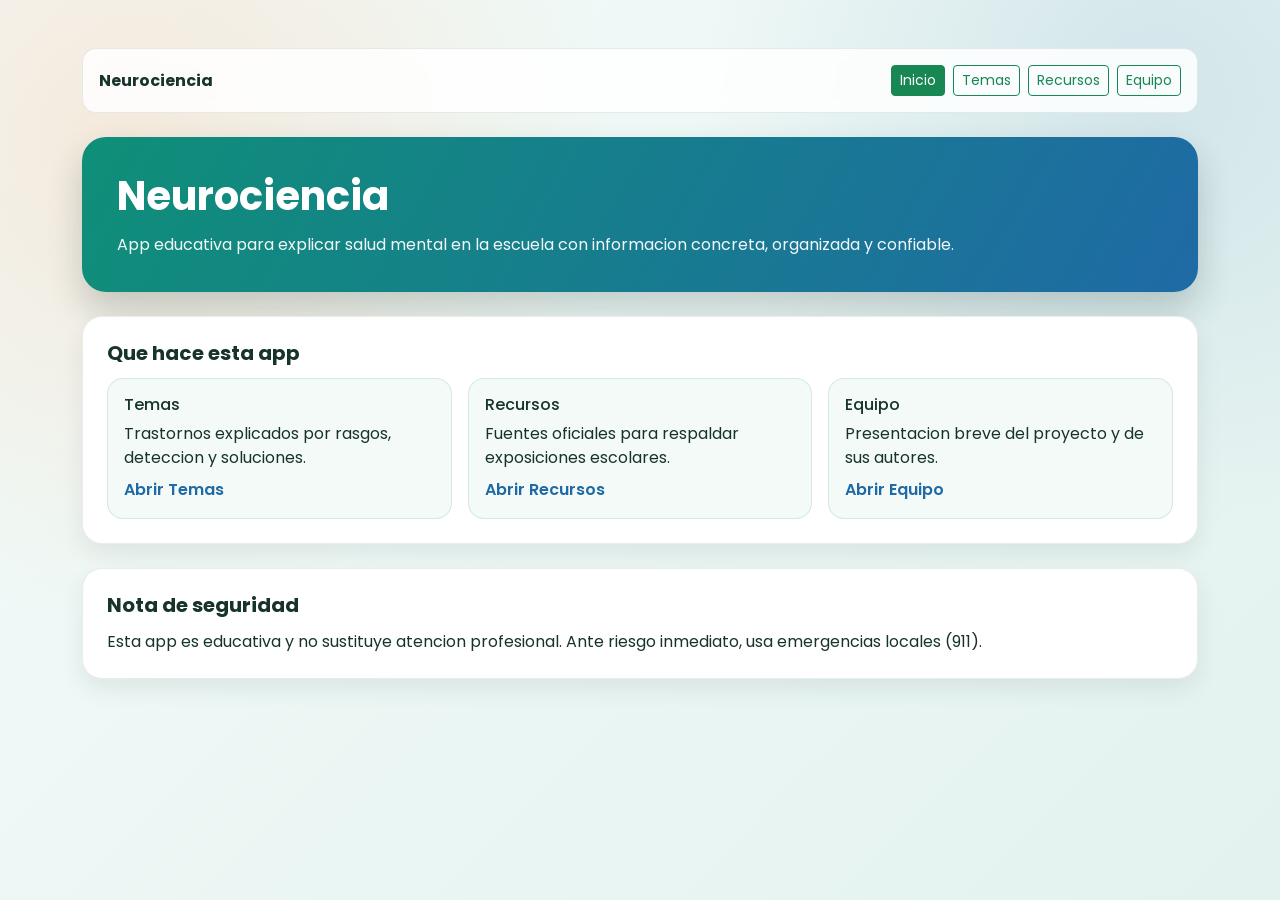
<file: index.html>
<!DOCTYPE html>
<html lang="es">

<head>
  <meta charset="UTF-8">
  <meta name="viewport" content="width=device-width, initial-scale=1.0">
  <meta name="description" content="App web escolar sobre salud mental, organizada por paginas y con funciones claras.">
  <title>Neurociencia | Inicio</title>
  <link rel="preconnect" href="https://fonts.googleapis.com">
  <link rel="preconnect" href="https://fonts.gstatic.com" crossorigin>
  <link href="https://fonts.googleapis.com/css2?family=Poppins:wght@400;500;600;700&display=swap" rel="stylesheet">
  <link href="https://cdn.jsdelivr.net/npm/bootstrap@5.3.2/dist/css/bootstrap.min.css" rel="stylesheet"
    integrity="sha384-T3c6CoIi6uLrA9TneNEoa7RxnatzjcDSCmG1MXxSR1GAsXEV/Dwwykc2MPK8M2HN" crossorigin="anonymous">
  <link rel="stylesheet" href="styles.css">
</head>

<body>
  <main class="container py-4 py-md-5">
    <nav class="navbar-wrap d-flex flex-wrap justify-content-between align-items-center p-3 mb-4">
      <strong>Neurociencia</strong>
      <div class="d-flex gap-2">
        <a href="index.html" class="btn btn-sm btn-success">Inicio</a>
        <a href="temas.html" class="btn btn-sm btn-outline-success">Temas</a>
        <a href="recursos.html" class="btn btn-sm btn-outline-success">Recursos</a>
        <a href="aboutUs/aboutUs.html" class="btn btn-sm btn-outline-success">Equipo</a>
      </div>
    </nav>

    <section class="hero mb-4 fade-in delay-1">
      <h1>Neurociencia</h1>
      <p>
        App educativa para explicar salud mental en la escuela con informacion concreta, organizada y confiable.
      </p>
    </section>

    <section class="section-card p-4 mb-4 fade-in delay-2">
      <h2 class="section-title">Que hace esta app</h2>
      <div class="row g-3">
        <div class="col-md-4">
          <article class="kpi h-100">
            <h3 class="h6">Temas</h3>
            <p class="mb-2">Trastornos explicados por rasgos, deteccion y soluciones.</p>
            <a href="temas.html" class="official-link">Abrir Temas</a>
          </article>
        </div>
        <div class="col-md-4">
          <article class="kpi h-100">
            <h3 class="h6">Recursos</h3>
            <p class="mb-2">Fuentes oficiales para respaldar exposiciones escolares.</p>
            <a href="recursos.html" class="official-link">Abrir Recursos</a>
          </article>
        </div>
        <div class="col-md-4">
          <article class="kpi h-100">
            <h3 class="h6">Equipo</h3>
            <p class="mb-2">Presentacion breve del proyecto y de sus autores.</p>
            <a href="aboutUs/aboutUs.html" class="official-link">Abrir Equipo</a>
          </article>
        </div>
      </div>
    </section>

    <section class="section-card p-4 fade-in delay-3">
      <h2 class="section-title">Nota de seguridad</h2>
      <p class="mb-0">
        Esta app es educativa y no sustituye atencion profesional. Ante riesgo inmediato, usa emergencias locales (911).
      </p>
    </section>
  </main>
</body>

</html>
</file>
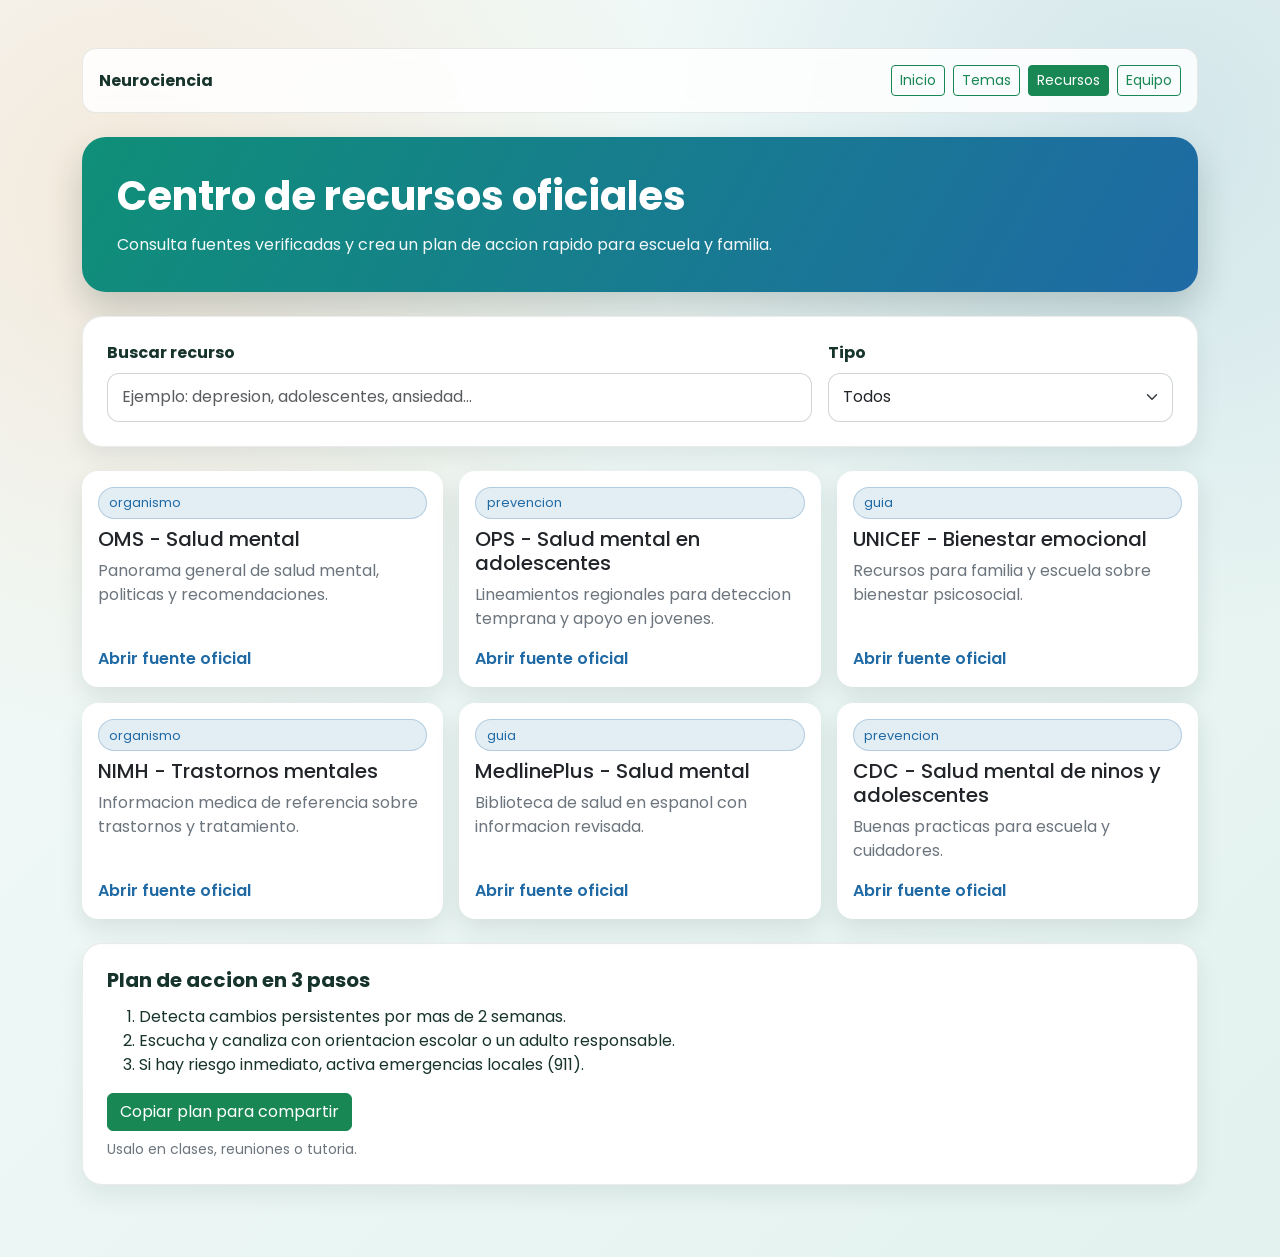
<file: recursos.html>
<!DOCTYPE html>
<html lang="es">

<head>
  <meta charset="UTF-8">
  <meta name="viewport" content="width=device-width, initial-scale=1.0">
  <meta name="description" content="Recursos oficiales de salud mental y plan rapido de apoyo escolar.">
  <title>Neurociencia | Recursos Oficiales</title>
  <link rel="preconnect" href="https://fonts.googleapis.com">
  <link rel="preconnect" href="https://fonts.gstatic.com" crossorigin>
  <link href="https://fonts.googleapis.com/css2?family=Poppins:wght@400;500;600;700&display=swap" rel="stylesheet">
  <link href="https://cdn.jsdelivr.net/npm/bootstrap@5.3.2/dist/css/bootstrap.min.css" rel="stylesheet"
    integrity="sha384-T3c6CoIi6uLrA9TneNEoa7RxnatzjcDSCmG1MXxSR1GAsXEV/Dwwykc2MPK8M2HN" crossorigin="anonymous">
  <link rel="stylesheet" href="styles.css">
</head>

<body>
  <main class="container py-4 py-md-5">
    <nav class="navbar-wrap d-flex flex-wrap justify-content-between align-items-center p-3 mb-4">
      <strong>Neurociencia</strong>
      <div class="d-flex gap-2">
        <a href="index.html" class="btn btn-sm btn-outline-success">Inicio</a>
        <a href="temas.html" class="btn btn-sm btn-outline-success">Temas</a>
        <a href="recursos.html" class="btn btn-sm btn-success">Recursos</a>
        <a href="aboutUs/aboutUs.html" class="btn btn-sm btn-outline-success">Equipo</a>
      </div>
    </nav>

    <section class="hero mb-4">
      <h1>Centro de recursos oficiales</h1>
      <p>Consulta fuentes verificadas y crea un plan de accion rapido para escuela y familia.</p>
    </section>

    <section class="section-card p-4 mb-4">
      <div class="row g-3 align-items-end">
        <div class="col-md-8">
          <label class="form-label" for="resourceSearch"><strong>Buscar recurso</strong></label>
          <input id="resourceSearch" class="form-control input-clean" type="search"
            placeholder="Ejemplo: depresion, adolescentes, ansiedad...">
        </div>
        <div class="col-md-4">
          <label class="form-label" for="resourceFilter"><strong>Tipo</strong></label>
          <select id="resourceFilter" class="form-select select-clean">
            <option value="todos">Todos</option>
            <option value="organismo">Organismo internacional</option>
            <option value="guia">Guia educativa</option>
            <option value="prevencion">Prevencion y apoyo</option>
          </select>
        </div>
      </div>
    </section>

    <section>
      <div id="resourceContainer" class="row g-3"></div>
    </section>

    <section class="section-card p-4 my-4">
      <h2 class="section-title">Plan de accion en 3 pasos</h2>
      <ol class="mb-3">
        <li>Detecta cambios persistentes por mas de 2 semanas.</li>
        <li>Escucha y canaliza con orientacion escolar o un adulto responsable.</li>
        <li>Si hay riesgo inmediato, activa emergencias locales (911).</li>
      </ol>
      <button id="copyPlanBtn" class="btn btn-success">Copiar plan para compartir</button>
      <p id="copyStatus" class="small text-secondary mt-2 mb-0">Usalo en clases, reuniones o tutoria.</p>
    </section>
  </main>

  <script src="recursos.js"></script>
</body>

</html>
</file>
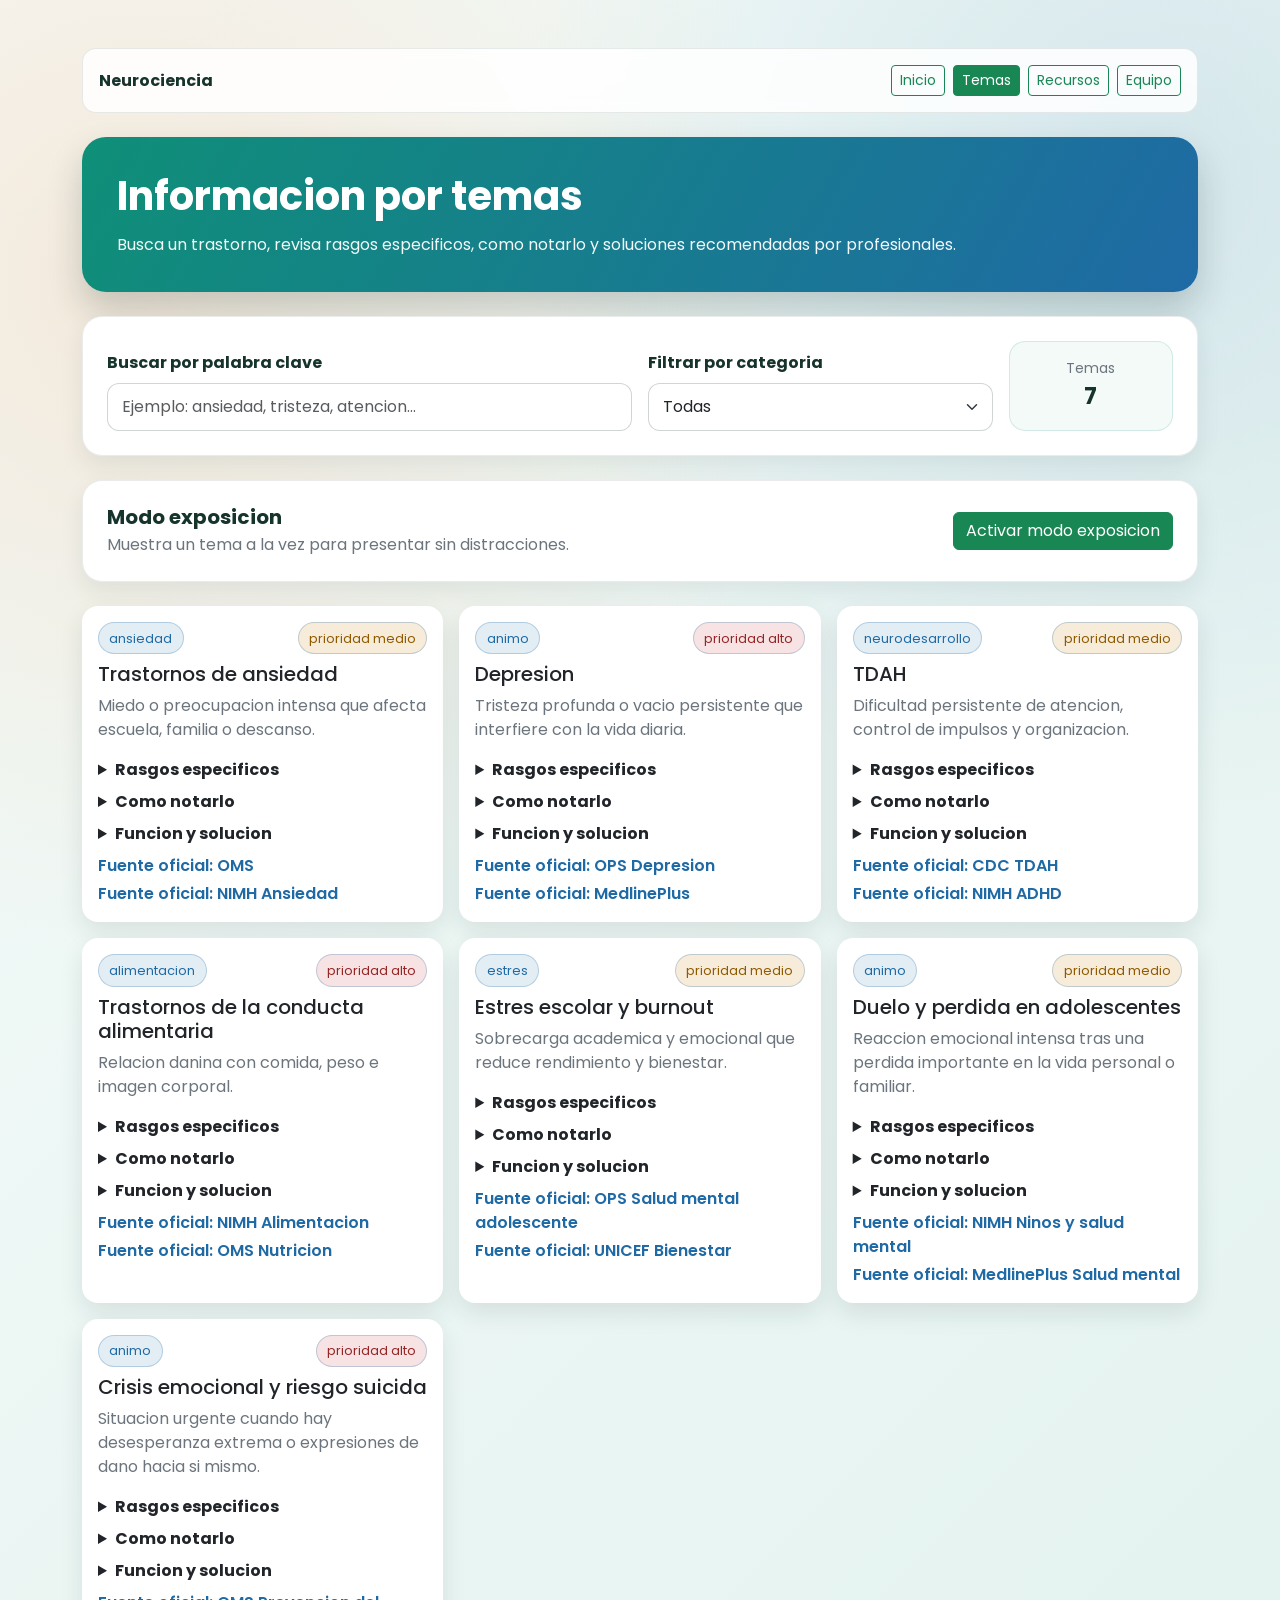
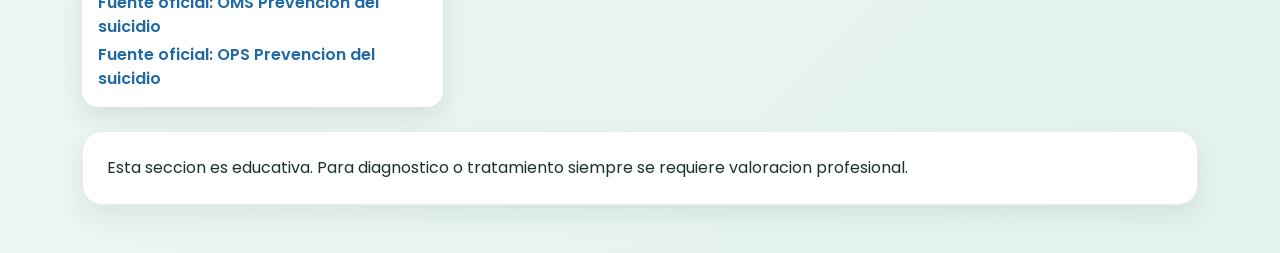
<file: temas.html>
<!DOCTYPE html>
<html lang="es">

<head>
  <meta charset="UTF-8">
  <meta name="viewport" content="width=device-width, initial-scale=1.0">
  <meta name="description" content="Informacion por temas de salud mental para exposicion escolar.">
  <title>Neurociencia | Temas</title>
  <link rel="preconnect" href="https://fonts.googleapis.com">
  <link rel="preconnect" href="https://fonts.gstatic.com" crossorigin>
  <link href="https://fonts.googleapis.com/css2?family=Poppins:wght@400;500;600;700&display=swap" rel="stylesheet">
  <link href="https://cdn.jsdelivr.net/npm/bootstrap@5.3.2/dist/css/bootstrap.min.css" rel="stylesheet"
    integrity="sha384-T3c6CoIi6uLrA9TneNEoa7RxnatzjcDSCmG1MXxSR1GAsXEV/Dwwykc2MPK8M2HN" crossorigin="anonymous">
  <link rel="stylesheet" href="styles.css">
</head>

<body>
  <main class="container py-4 py-md-5">
    <nav class="navbar-wrap d-flex flex-wrap justify-content-between align-items-center p-3 mb-4">
      <strong>Neurociencia</strong>
      <div class="d-flex gap-2">
        <a href="index.html" class="btn btn-sm btn-outline-success">Inicio</a>
        <a href="temas.html" class="btn btn-sm btn-success">Temas</a>
        <a href="recursos.html" class="btn btn-sm btn-outline-success">Recursos</a>
        <a href="aboutUs/aboutUs.html" class="btn btn-sm btn-outline-success">Equipo</a>
      </div>
    </nav>

    <section class="hero mb-4">
      <h1>Informacion por temas</h1>
      <p>Busca un trastorno, revisa rasgos especificos, como notarlo y soluciones recomendadas por profesionales.</p>
    </section>

    <section class="section-card p-4 mb-4">
      <div class="row g-3 align-items-end">
        <div class="col-md-6">
          <label for="searchInput" class="form-label"><strong>Buscar por palabra clave</strong></label>
          <input id="searchInput" class="form-control input-clean" type="search"
            placeholder="Ejemplo: ansiedad, tristeza, atencion...">
        </div>
        <div class="col-md-4">
          <label for="filterSelect" class="form-label"><strong>Filtrar por categoria</strong></label>
          <select id="filterSelect" class="form-select select-clean">
            <option value="todos">Todas</option>
            <option value="ansiedad">Ansiedad</option>
            <option value="animo">Estado de animo</option>
            <option value="neurodesarrollo">Neurodesarrollo</option>
            <option value="alimentacion">Alimentacion</option>
            <option value="estres">Estres</option>
          </select>
        </div>
        <div class="col-md-2">
          <div class="kpi text-center">
            <div class="text-secondary small">Temas</div>
            <div id="resultCount" class="value">0</div>
          </div>
        </div>
      </div>
    </section>

    <section class="section-card p-4 mb-4">
      <div class="d-flex flex-wrap justify-content-between align-items-center gap-2">
        <div>
          <h2 class="section-title mb-1">Modo exposicion</h2>
          <p class="mb-0 text-secondary">Muestra un tema a la vez para presentar sin distracciones.</p>
        </div>
        <button id="togglePresentationBtn" class="btn btn-success">Activar modo exposicion</button>
      </div>
    </section>

    <section id="presentationPanel" class="section-card p-4 mb-4 d-none">
      <div class="d-flex justify-content-between align-items-center mb-3">
        <strong id="presentationCounter">Tema 1 de 1</strong>
        <small class="text-secondary">Atajos: flecha izquierda y derecha</small>
      </div>
      <article id="presentationCard" class="presentation-card"></article>
      <div class="d-flex gap-2 mt-3">
        <button id="prevPresentationBtn" class="btn btn-outline-success">Anterior</button>
        <button id="nextPresentationBtn" class="btn btn-success">Siguiente</button>
      </div>
    </section>

    <section>
      <div id="topicContainer" class="row g-3"></div>
    </section>

    <section class="section-card p-4 mt-4">
      <p class="mb-0">
        Esta seccion es educativa. Para diagnostico o tratamiento siempre se requiere valoracion profesional.
      </p>
    </section>
  </main>

  <script src="app.js"></script>
</body>

</html>
</file>
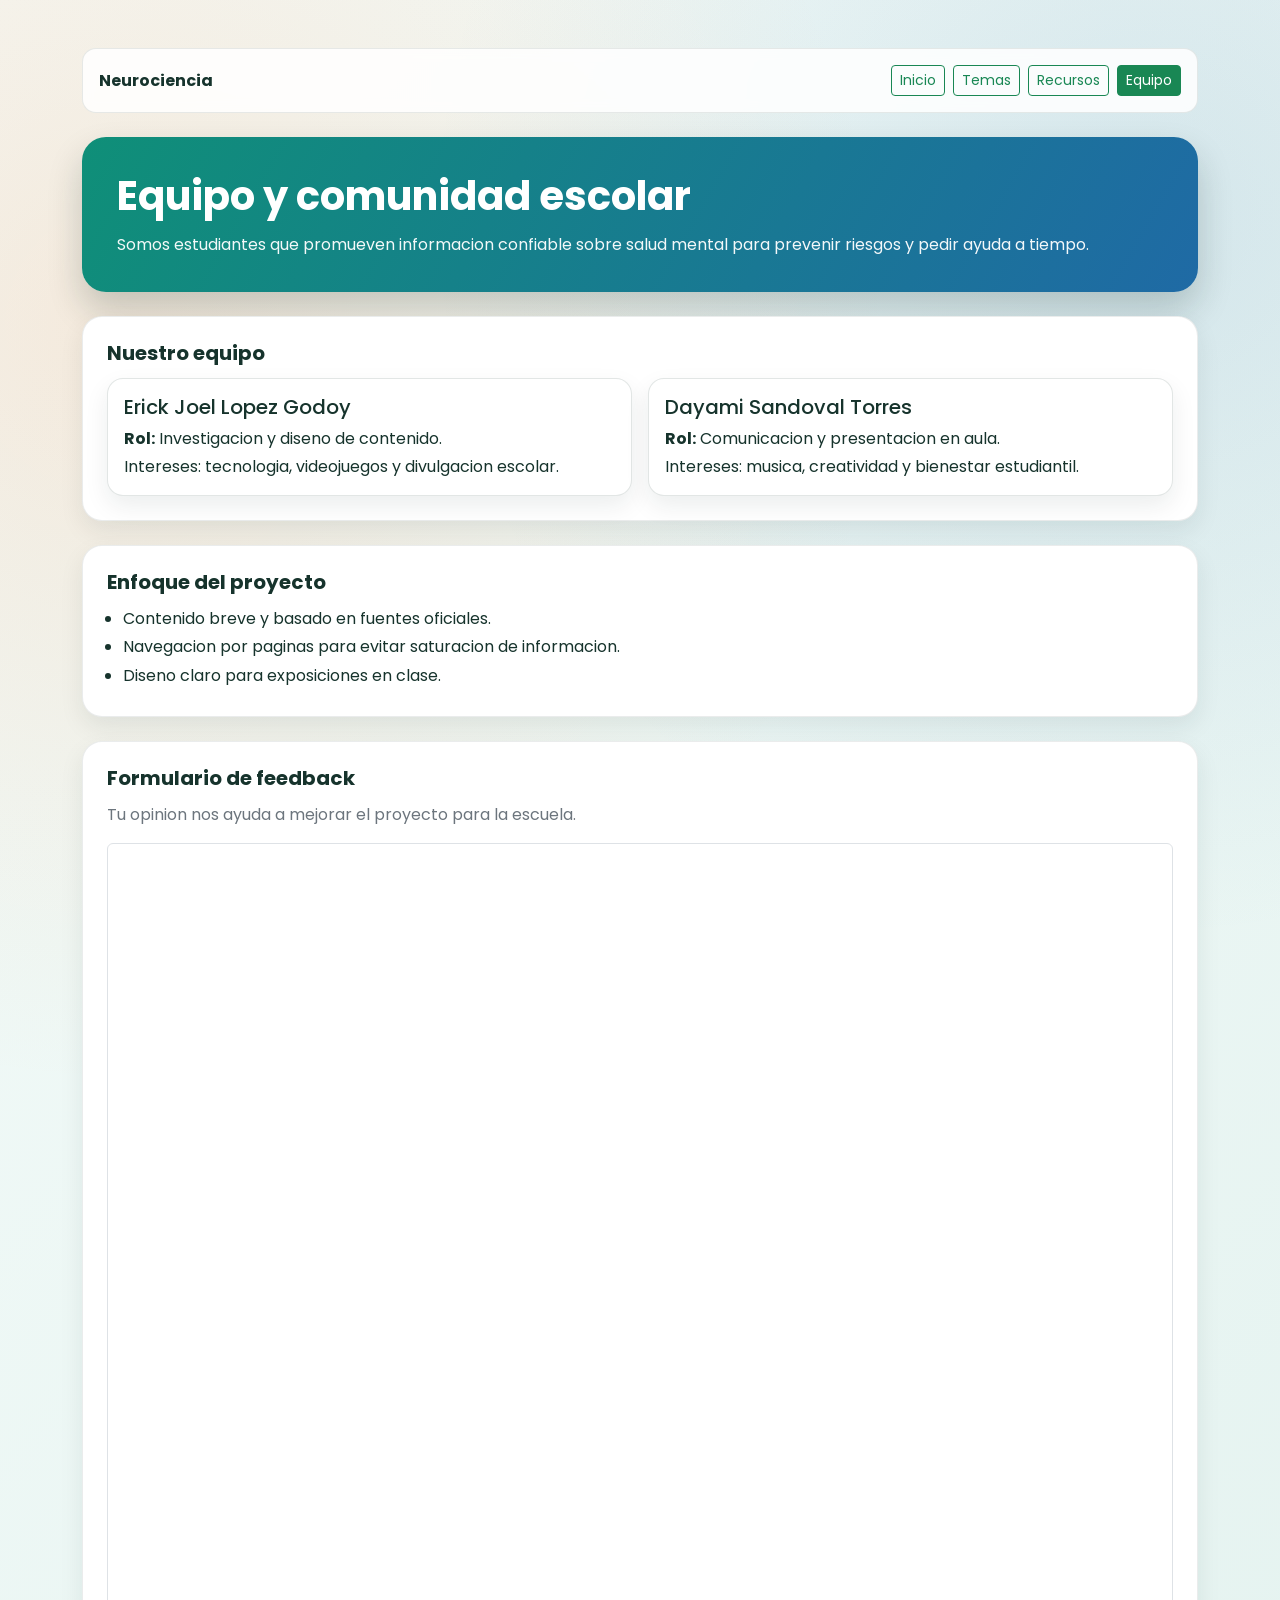
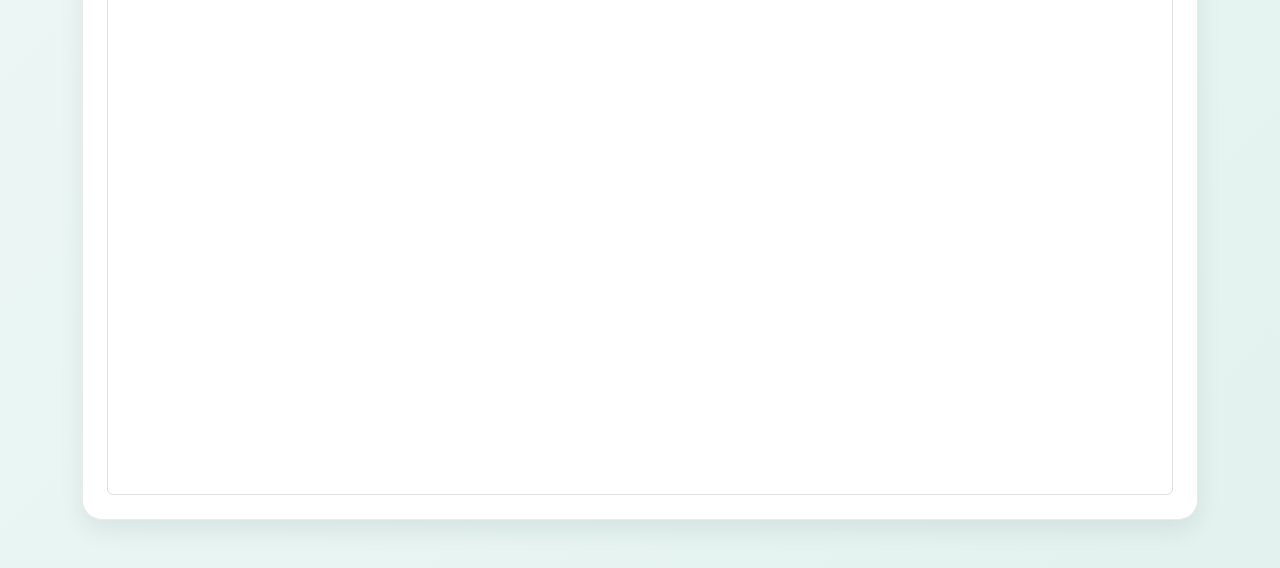
<file: aboutUs/aboutUs.html>
<!DOCTYPE html>
<html lang="es">

<head>
  <meta charset="UTF-8">
  <meta name="viewport" content="width=device-width, initial-scale=1.0">
  <meta name="description" content="Conoce el equipo de Neurociencia y deja propuestas para la escuela.">
  <title>Neurociencia | Equipo y Comunidad</title>
  <link rel="preconnect" href="https://fonts.googleapis.com">
  <link rel="preconnect" href="https://fonts.gstatic.com" crossorigin>
  <link href="https://fonts.googleapis.com/css2?family=Poppins:wght@400;500;600;700&display=swap" rel="stylesheet">
  <link href="https://cdn.jsdelivr.net/npm/bootstrap@5.3.2/dist/css/bootstrap.min.css" rel="stylesheet"
    integrity="sha384-T3c6CoIi6uLrA9TneNEoa7RxnatzjcDSCmG1MXxSR1GAsXEV/Dwwykc2MPK8M2HN" crossorigin="anonymous">
  <link rel="stylesheet" href="../styles.css">
  <link rel="stylesheet" href="aboutUs.css">
</head>

<body>
  <main class="container py-4 py-md-5">
    <nav class="navbar-wrap d-flex flex-wrap justify-content-between align-items-center p-3 mb-4">
      <strong>Neurociencia</strong>
      <div class="d-flex gap-2">
        <a href="../index.html" class="btn btn-sm btn-outline-success">Inicio</a>
        <a href="../temas.html" class="btn btn-sm btn-outline-success">Temas</a>
        <a href="../recursos.html" class="btn btn-sm btn-outline-success">Recursos</a>
        <a href="aboutUs.html" class="btn btn-sm btn-success">Equipo</a>
      </div>
    </nav>

    <section class="hero mb-4">
      <h1>Equipo y comunidad escolar</h1>
      <p>Somos estudiantes que promueven informacion confiable sobre salud mental para prevenir riesgos y pedir ayuda a tiempo.</p>
    </section>

    <section class="section-card p-4 mb-4">
      <h2 class="section-title">Nuestro equipo</h2>
      <div class="row g-3">
        <div class="col-md-6">
          <article class="team-card h-100">
            <h3 class="h5 mb-2">Erick Joel Lopez Godoy</h3>
            <p class="mb-1"><strong>Rol:</strong> Investigacion y diseno de contenido.</p>
            <p class="mb-0">Intereses: tecnologia, videojuegos y divulgacion escolar.</p>
          </article>
        </div>
        <div class="col-md-6">
          <article class="team-card h-100">
            <h3 class="h5 mb-2">Dayami Sandoval Torres</h3>
            <p class="mb-1"><strong>Rol:</strong> Comunicacion y presentacion en aula.</p>
            <p class="mb-0">Intereses: musica, creatividad y bienestar estudiantil.</p>
          </article>
        </div>
      </div>
    </section>

    <section class="section-card p-4">
      <h2 class="section-title">Enfoque del proyecto</h2>
      <ul class="list-clean mb-0">
        <li>Contenido breve y basado en fuentes oficiales.</li>
        <li>Navegacion por paginas para evitar saturacion de informacion.</li>
        <li>Diseno claro para exposiciones en clase.</li>
      </ul>
    </section>

    <section class="section-card p-4 mt-4">
      <h2 class="section-title">Formulario de feedback</h2>
      <p class="text-secondary">Tu opinion nos ayuda a mejorar el proyecto para la escuela.</p>
      <div class="feedback-frame-wrap rounded border overflow-hidden">
        <iframe class="feedback-frame"
          src="https://docs.google.com/forms/d/e/1FAIpQLSeU-ekcRgIt1SPQyLj2D6VQK3z0KwLWAL5dIhAb13g84u85og/viewform?embedded=true"
          title="Formulario de feedback" frameborder="0" marginheight="0" marginwidth="0">Cargando...</iframe>
      </div>
    </section>
  </main>
</body>

</html>
</file>
<file: styles.css>
:root {
  --bg-1: #f4fbf9;
  --bg-2: #e3f2ef;
  --surface: #ffffff;
  --ink: #16332c;
  --muted: #4c6b63;
  --brand: #0e8f78;
  --brand-2: #1f6aa5;
  --accent: #ff8a3d;
  --ok: #2e9e59;
  --warn: #c57b00;
  --danger: #c43939;
  --ring: 0 0 0 3px rgba(14, 143, 120, 0.2);
}

* {
  box-sizing: border-box;
}

body {
  margin: 0;
  font-family: "Poppins", "Segoe UI", Tahoma, Geneva, Verdana, sans-serif;
  color: var(--ink);
  background:
    radial-gradient(circle at 10% 15%, rgba(255, 138, 61, 0.15), transparent 35%),
    radial-gradient(circle at 90% 10%, rgba(31, 106, 165, 0.12), transparent 32%),
    linear-gradient(135deg, var(--bg-1), var(--bg-2));
  min-height: 100vh;
}

.hero {
  border-radius: 24px;
  background: linear-gradient(120deg, #0f8f78, #1f6aa5);
  color: #ffffff;
  padding: 2.2rem;
  box-shadow: 0 18px 35px rgba(17, 42, 36, 0.2);
}

.hero h1 {
  font-weight: 700;
  margin-bottom: 0.8rem;
}

.hero p {
  margin: 0;
  color: rgba(255, 255, 255, 0.95);
}

.navbar-wrap {
  backdrop-filter: blur(6px);
  border-radius: 14px;
  border: 1px solid rgba(22, 51, 44, 0.1);
  background: rgba(255, 255, 255, 0.85);
}

.section-card {
  background: var(--surface);
  border: 1px solid rgba(22, 51, 44, 0.09);
  border-radius: 20px;
  box-shadow: 0 10px 24px rgba(17, 42, 36, 0.08);
}

.section-title {
  font-size: 1.25rem;
  font-weight: 700;
  margin-bottom: 0.8rem;
}

.input-clean,
.select-clean {
  border-radius: 12px;
  border: 1px solid rgba(22, 51, 44, 0.2);
  padding: 0.7rem 0.85rem;
}

.input-clean:focus,
.select-clean:focus {
  outline: none;
  box-shadow: var(--ring);
}

.kpi {
  border-radius: 16px;
  padding: 1rem;
  background: #f4faf8;
  border: 1px solid rgba(14, 143, 120, 0.15);
}

.kpi .value {
  font-size: 1.45rem;
  font-weight: 700;
}

.card-topic {
  border: none;
  border-radius: 16px;
  box-shadow: 0 10px 24px rgba(17, 42, 36, 0.1);
  transition: transform 0.2s ease, box-shadow 0.2s ease;
  height: 100%;
}

.card-topic:hover {
  transform: translateY(-4px);
  box-shadow: 0 14px 30px rgba(17, 42, 36, 0.16);
}

.badge-kind {
  background: rgba(31, 106, 165, 0.12);
  color: var(--brand-2);
  border: 1px solid rgba(31, 106, 165, 0.25);
  border-radius: 999px;
  font-size: 0.8rem;
  padding: 0.35rem 0.65rem;
}

.badge-risk-bajo {
  color: #0f6e3b;
  background: rgba(46, 158, 89, 0.12);
}

.badge-risk-medio {
  color: #8f5a00;
  background: rgba(197, 123, 0, 0.15);
}

.badge-risk-alto {
  color: #952626;
  background: rgba(196, 57, 57, 0.14);
}

.list-clean {
  padding-left: 1rem;
  margin-bottom: 0.6rem;
}

.list-clean li {
  margin-bottom: 0.28rem;
}

.official-link {
  display: inline-flex;
  align-items: center;
  gap: 0.4rem;
  text-decoration: none;
  color: var(--brand-2);
  font-weight: 600;
}

.note-important {
  border-left: 4px solid var(--accent);
  background: #fff7ef;
  border-radius: 10px;
  padding: 0.9rem;
}

.presentation-card {
  border: 1px solid rgba(22, 51, 44, 0.15);
  border-radius: 16px;
  padding: 1rem;
  background: #ffffff;
  box-shadow: 0 8px 22px rgba(17, 42, 36, 0.08);
}

.presentation-card h3 {
  margin-bottom: 0.7rem;
}

.presentation-card ul {
  margin-bottom: 0.75rem;
}

.fade-in {
  opacity: 0;
  transform: translateY(10px);
  animation: reveal 0.5s ease forwards;
}

.delay-1 { animation-delay: 0.08s; }
.delay-2 { animation-delay: 0.18s; }
.delay-3 { animation-delay: 0.28s; }

@keyframes reveal {
  to {
    opacity: 1;
    transform: translateY(0);
  }
}

@media (max-width: 767px) {
  .hero {
    padding: 1.5rem;
  }

  .hero h1 {
    font-size: 1.5rem;
  }
}
</file>
<file: aboutUs/aboutUs.css>
.team-card {
  background: #ffffff;
  border: 1px solid rgba(22, 51, 44, 0.12);
  border-radius: 16px;
  padding: 1rem;
  box-shadow: 0 10px 24px rgba(17, 42, 36, 0.08);
}

.feedback-frame-wrap {
  background: #ffffff;
}

.feedback-frame {
  width: 100%;
  height: 1250px;
  border: 0;
  display: block;
}

@media (max-width: 767px) {
  .feedback-frame {
    height: 1400px;
  }
}
</file>
